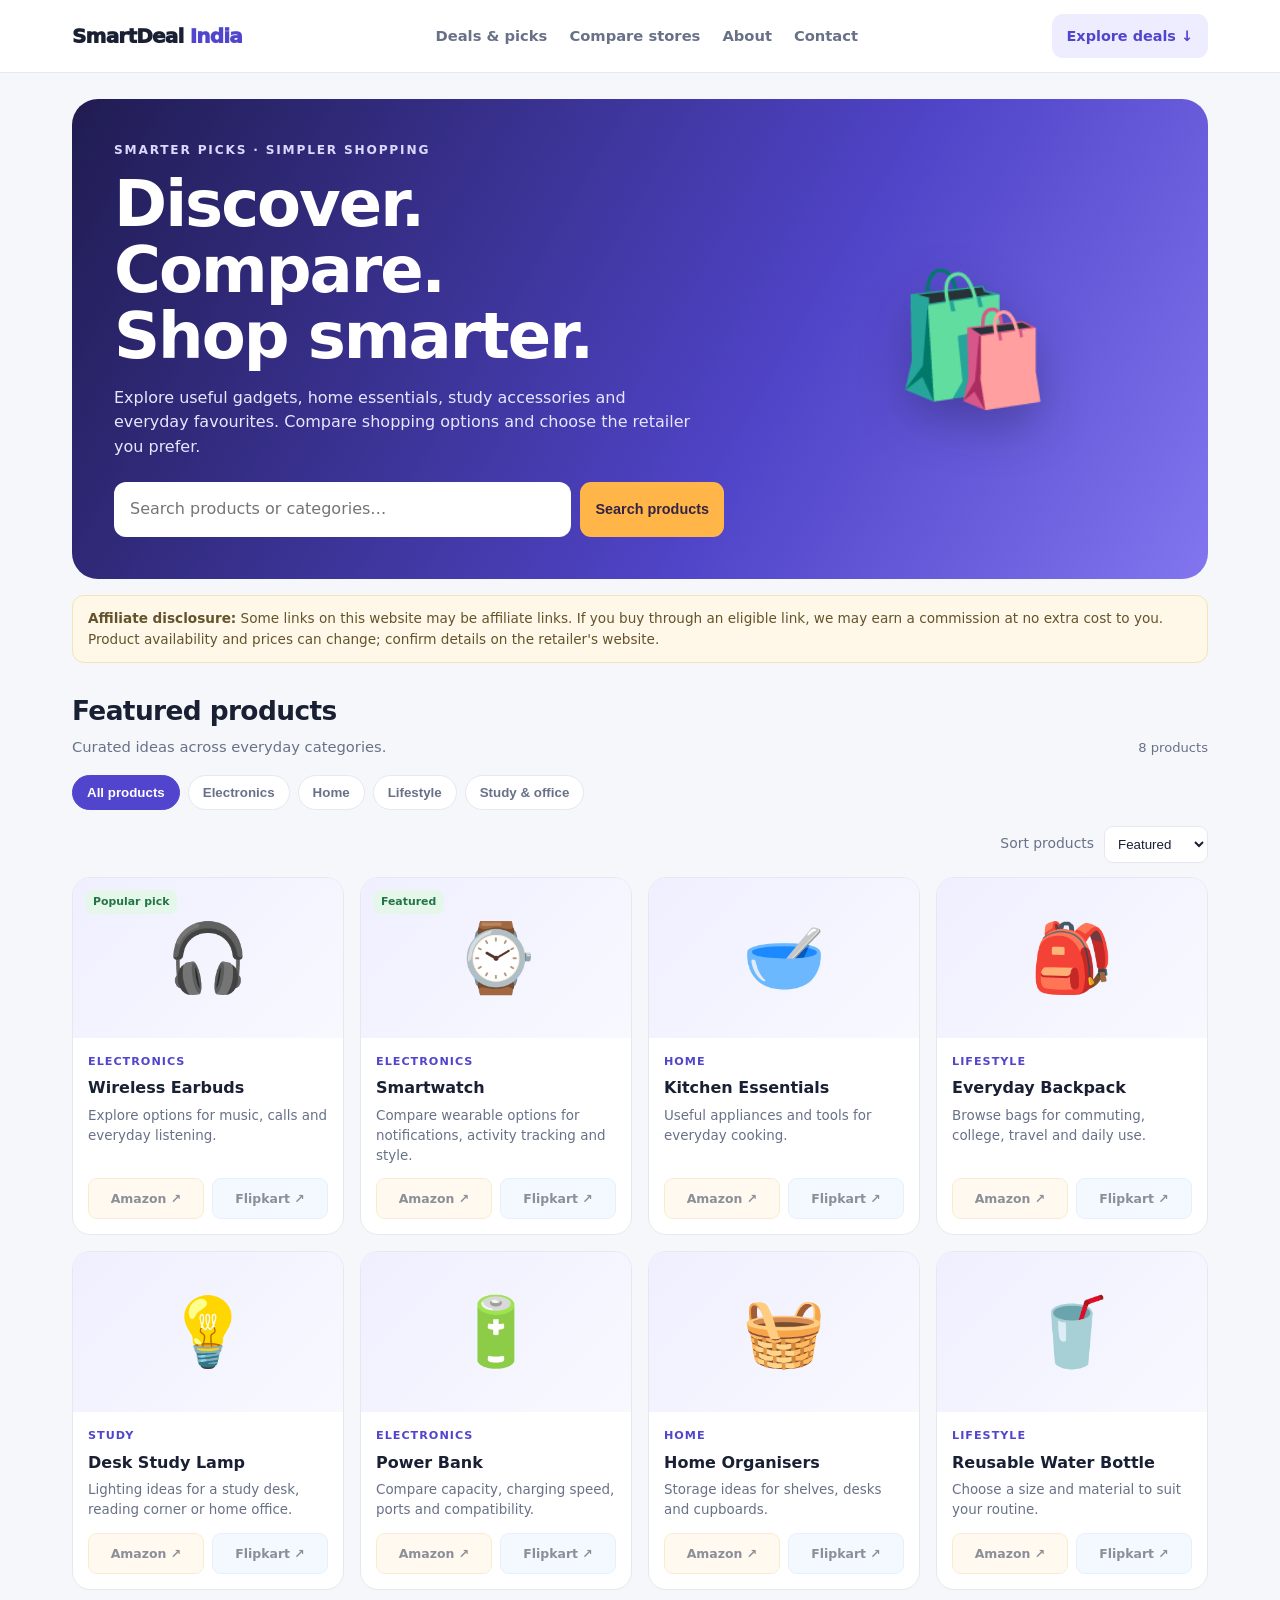
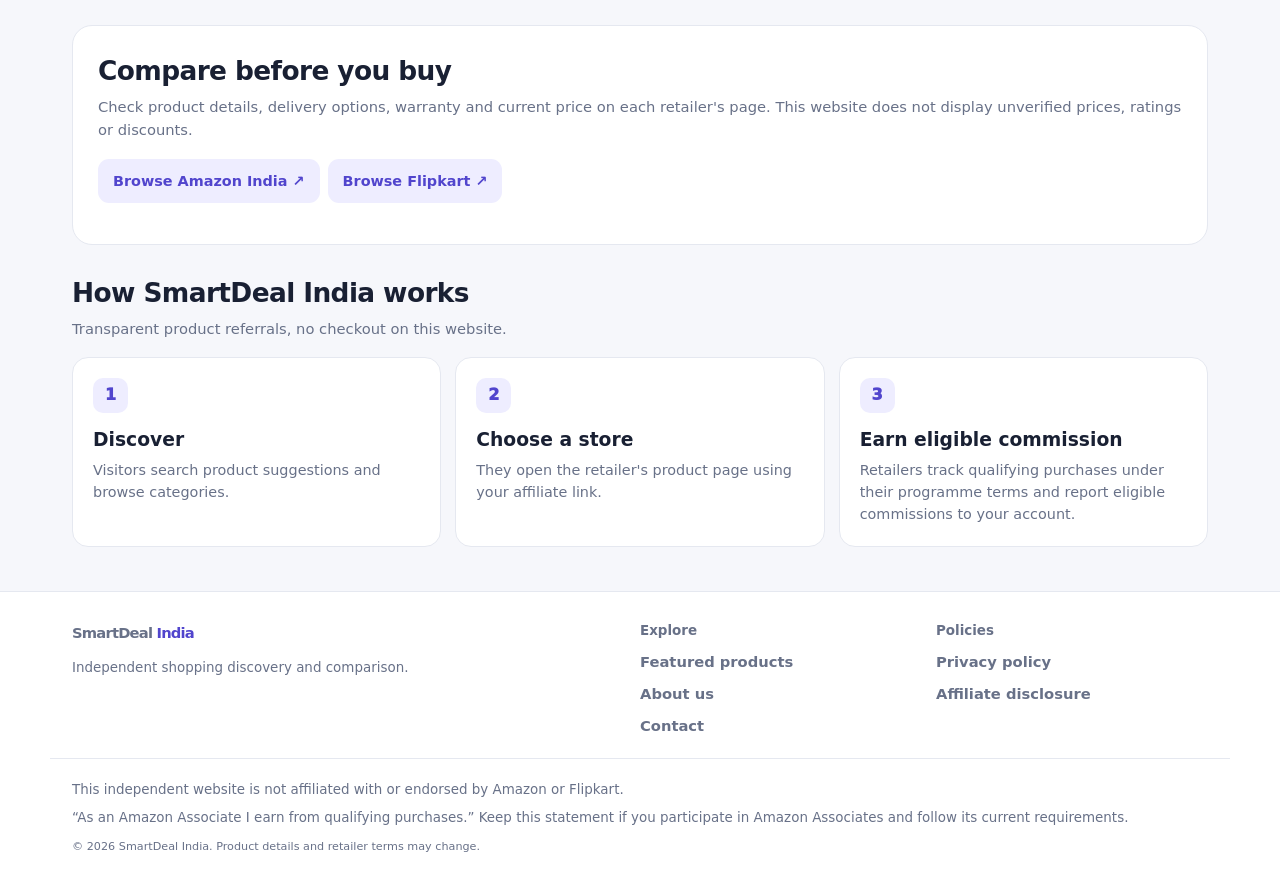
<file: index.html>
<!doctype html>
<html lang="en">
<head>
<meta charset="utf-8">
<meta name="viewport" content="width=device-width,initial-scale=1">
<meta name="theme-color" content="#5145cd">
<meta name="description" content="SmartDeal India helps you discover useful products and compare shopping links from Amazon India and Flipkart.">
<title>SmartDeal India | Discover. Compare. Shop.</title>
<link rel="icon" href="assets/favicon.svg" type="image/svg+xml">
<link rel="stylesheet" href="styles.css">
</head>
<body>
<header class="site-header"><div class="container nav">
<a class="brand" href="index.html" aria-label="SmartDeal India home">SmartDeal <span>India</span></a>
<button class="menu-toggle" id="menuToggle" aria-label="Toggle navigation" aria-expanded="false">☰</button>
<nav id="mainNav"><a href="index.html#deals">Deals & picks</a><a href="index.html#compare">Compare stores</a><a href="about.html">About</a><a href="contact.html">Contact</a></nav>
<a class="button button-soft nav-cta" href="index.html#deals">Explore deals ↓</a>
</div></header>
<main class="container">
<section class="hero">
<div><div class="eyebrow">Smarter picks · simpler shopping</div><h1>Discover. Compare.<br>Shop smarter.</h1>
<p>Explore useful gadgets, home essentials, study accessories and everyday favourites. Compare shopping options and choose the retailer you prefer.</p>
<form class="search" id="searchForm"><input id="search" type="search" placeholder="Search products or categories…" aria-label="Search products"><button class="button button-gold" type="submit">Search products</button></form>
</div><div class="hero-art" aria-hidden="true">🛍️</div>
</section>
<div class="disclosure"><strong>Affiliate disclosure:</strong> Some links on this website may be affiliate links. If you buy through an eligible link, we may earn a commission at no extra cost to you. Product availability and prices can change; confirm details on the retailer's website.</div>
<section id="deals">
<div class="section-heading"><div><h2>Featured products</h2><p>Curated ideas across everyday categories.</p></div><span class="muted small" id="count"></span></div>
<div class="filters" id="filters"><button class="filter active" data-cat="All">All products</button><button class="filter" data-cat="Electronics">Electronics</button><button class="filter" data-cat="Home">Home</button><button class="filter" data-cat="Lifestyle">Lifestyle</button><button class="filter" data-cat="Study">Study & office</button></div>
<div class="toolbar"><label for="sort">Sort products</label><select id="sort"><option value="featured">Featured</option><option value="name">Name A–Z</option></select></div>
<div class="product-grid" id="products" aria-live="polite"></div><div class="empty" id="empty">No matching products found. Try another search or category.</div>
</section>
<section class="compare-panel" id="compare"><h2>Compare before you buy</h2><p>Check product details, delivery options, warranty and current price on each retailer's page. This website does not display unverified prices, ratings or discounts.</p><div class="button-row"><a class="button button-soft" href="https://www.amazon.in/" target="_blank" rel="noopener noreferrer">Browse Amazon India ↗</a><a class="button button-soft" href="https://www.flipkart.com/" target="_blank" rel="noopener noreferrer">Browse Flipkart ↗</a></div></section>
<section id="how"><div class="section-heading"><div><h2>How SmartDeal India works</h2><p>Transparent product referrals, no checkout on this website.</p></div></div><div class="steps"><article class="step"><div class="step-number">1</div><h3>Discover</h3><p>Visitors search product suggestions and browse categories.</p></article><article class="step"><div class="step-number">2</div><h3>Choose a store</h3><p>They open the retailer's product page using your affiliate link.</p></article><article class="step"><div class="step-number">3</div><h3>Earn eligible commission</h3><p>Retailers track qualifying purchases under their programme terms and report eligible commissions to your account.</p></article></div></section>
</main>
<footer class="site-footer"><div class="container footer-grid"><div><a class="brand" href="index.html">SmartDeal <span>India</span></a><p>Independent shopping discovery and comparison.</p></div><div><strong>Explore</strong><a href="index.html#deals">Featured products</a><a href="about.html">About us</a><a href="contact.html">Contact</a></div><div><strong>Policies</strong><a href="privacy.html">Privacy policy</a><a href="disclosure.html">Affiliate disclosure</a></div></div><div class="container footer-bottom"><p>This independent website is not affiliated with or endorsed by Amazon or Flipkart.</p><p>“As an Amazon Associate I earn from qualifying purchases.” Keep this statement if you participate in Amazon Associates and follow its current requirements.</p><small>© <span id="year"></span> SmartDeal India. Product details and retailer terms may change.</small></div></footer>
<script src="products.js"></script><script src="app.js"></script>
</body></html>
</file>
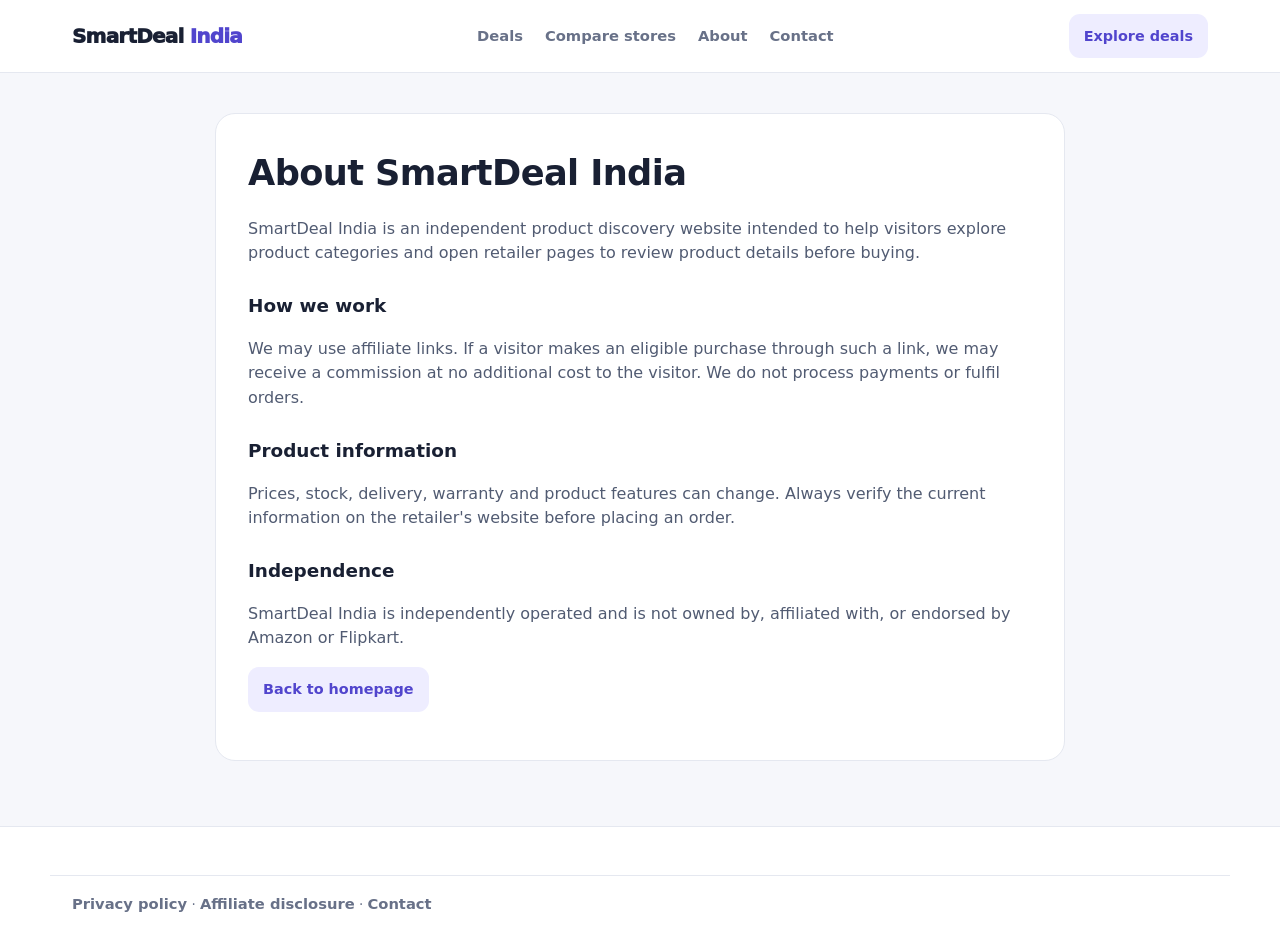
<file: about.html>
<!doctype html><html lang="en"><head><meta charset="utf-8"><meta name="viewport" content="width=device-width,initial-scale=1"><title>About | SmartDeal India</title><link rel="stylesheet" href="styles.css"></head><body><header class="site-header"><div class="container nav"><a class="brand" href="index.html">SmartDeal <span>India</span></a><nav id="mainNav"><a href="index.html#deals">Deals</a><a href="index.html#compare">Compare stores</a><a href="about.html">About</a><a href="contact.html">Contact</a></nav><a class="button button-soft nav-cta" href="index.html#deals">Explore deals</a></div></header><main class="container content"><h1>About SmartDeal India</h1><p>SmartDeal India is an independent product discovery website intended to help visitors explore product categories and open retailer pages to review product details before buying.</p><h2>How we work</h2><p>We may use affiliate links. If a visitor makes an eligible purchase through such a link, we may receive a commission at no additional cost to the visitor. We do not process payments or fulfil orders.</p><h2>Product information</h2><p>Prices, stock, delivery, warranty and product features can change. Always verify the current information on the retailer's website before placing an order.</p><h2>Independence</h2><p>SmartDeal India is independently operated and is not owned by, affiliated with, or endorsed by Amazon or Flipkart.</p><p><a class="button button-soft" href="index.html">Back to homepage</a></p></main><footer class="site-footer"><div class="container footer-bottom"><a href="privacy.html">Privacy policy</a> · <a href="disclosure.html">Affiliate disclosure</a> · <a href="contact.html">Contact</a></div></footer></body></html>
</file>
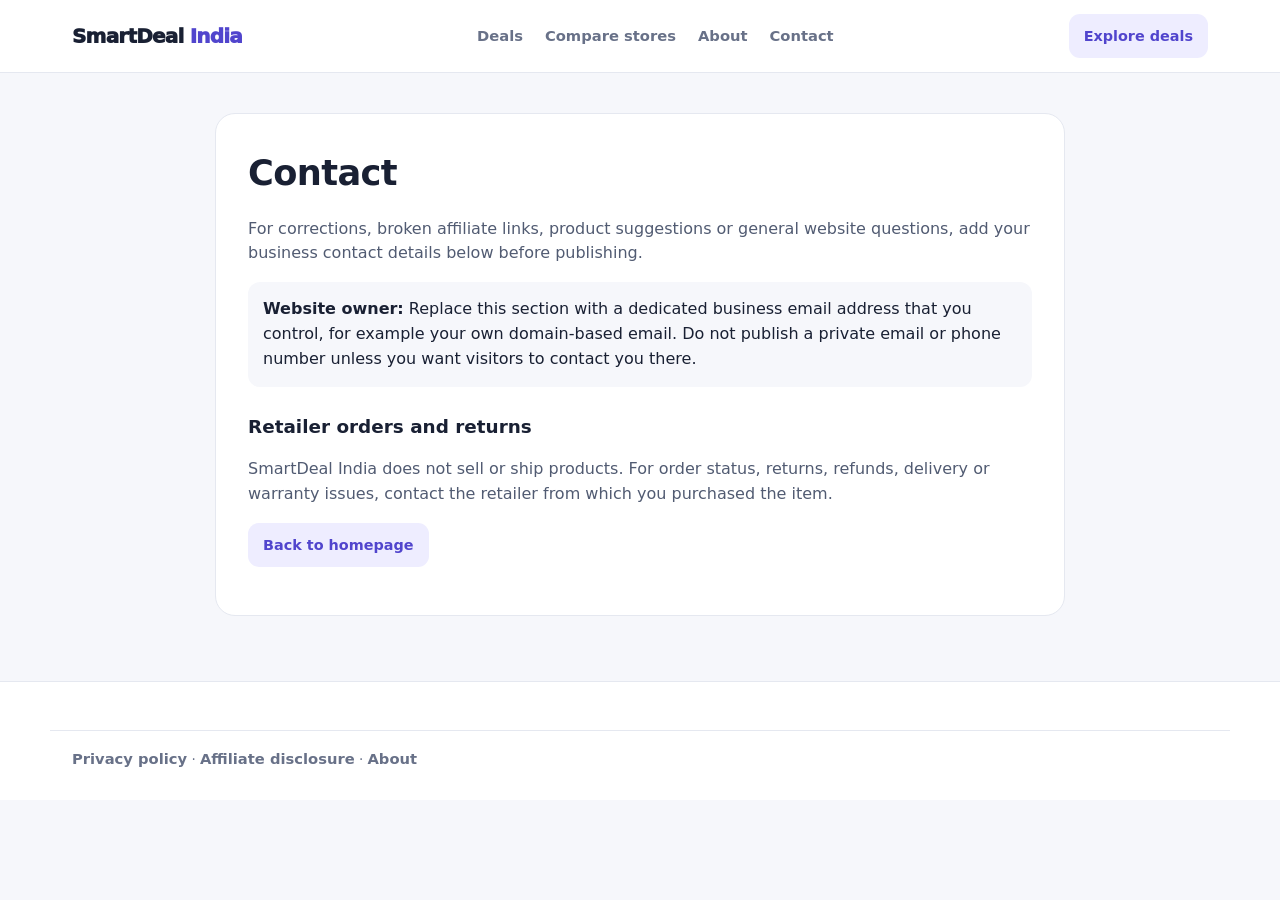
<file: contact.html>
<!doctype html><html lang="en"><head><meta charset="utf-8"><meta name="viewport" content="width=device-width,initial-scale=1"><title>Contact | SmartDeal India</title><link rel="stylesheet" href="styles.css"></head><body><header class="site-header"><div class="container nav"><a class="brand" href="index.html">SmartDeal <span>India</span></a><nav id="mainNav"><a href="index.html#deals">Deals</a><a href="index.html#compare">Compare stores</a><a href="about.html">About</a><a href="contact.html">Contact</a></nav><a class="button button-soft nav-cta" href="index.html#deals">Explore deals</a></div></header><main class="container content"><h1>Contact</h1><p>For corrections, broken affiliate links, product suggestions or general website questions, add your business contact details below before publishing.</p><div class="contact-note"><strong>Website owner:</strong> Replace this section with a dedicated business email address that you control, for example your own domain-based email. Do not publish a private email or phone number unless you want visitors to contact you there.</div><h2>Retailer orders and returns</h2><p>SmartDeal India does not sell or ship products. For order status, returns, refunds, delivery or warranty issues, contact the retailer from which you purchased the item.</p><p><a class="button button-soft" href="index.html">Back to homepage</a></p></main><footer class="site-footer"><div class="container footer-bottom"><a href="privacy.html">Privacy policy</a> · <a href="disclosure.html">Affiliate disclosure</a> · <a href="about.html">About</a></div></footer></body></html>
</file>
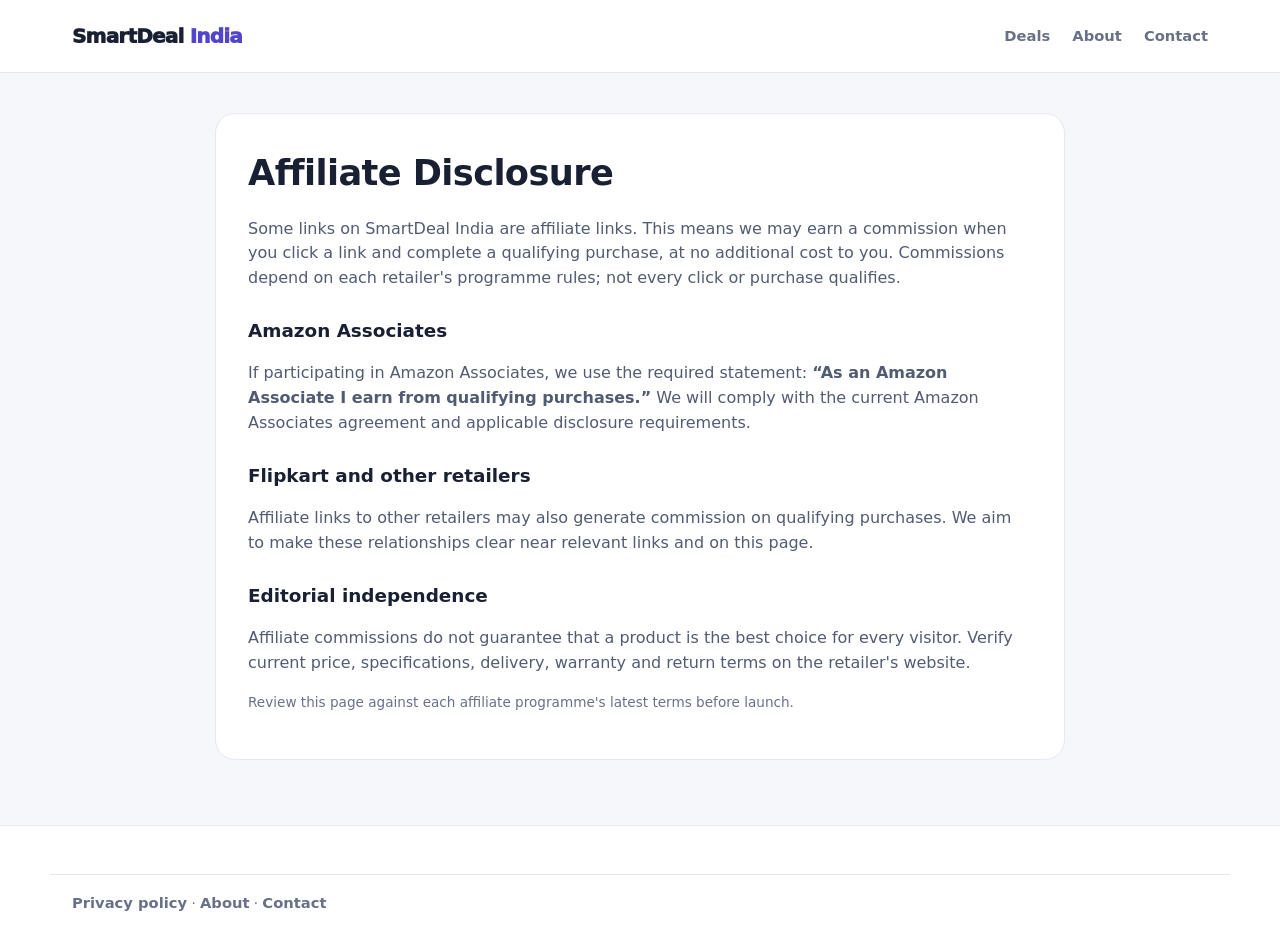
<file: disclosure.html>
<!doctype html><html lang="en"><head><meta charset="utf-8"><meta name="viewport" content="width=device-width,initial-scale=1"><title>Affiliate Disclosure | SmartDeal India</title><link rel="stylesheet" href="styles.css"></head><body><header class="site-header"><div class="container nav"><a class="brand" href="index.html">SmartDeal <span>India</span></a><nav id="mainNav"><a href="index.html#deals">Deals</a><a href="about.html">About</a><a href="contact.html">Contact</a></nav></div></header><main class="container content"><h1>Affiliate Disclosure</h1><p>Some links on SmartDeal India are affiliate links. This means we may earn a commission when you click a link and complete a qualifying purchase, at no additional cost to you. Commissions depend on each retailer's programme rules; not every click or purchase qualifies.</p><h2>Amazon Associates</h2><p>If participating in Amazon Associates, we use the required statement: <strong>“As an Amazon Associate I earn from qualifying purchases.”</strong> We will comply with the current Amazon Associates agreement and applicable disclosure requirements.</p><h2>Flipkart and other retailers</h2><p>Affiliate links to other retailers may also generate commission on qualifying purchases. We aim to make these relationships clear near relevant links and on this page.</p><h2>Editorial independence</h2><p>Affiliate commissions do not guarantee that a product is the best choice for every visitor. Verify current price, specifications, delivery, warranty and return terms on the retailer's website.</p><p class="updated">Review this page against each affiliate programme's latest terms before launch.</p></main><footer class="site-footer"><div class="container footer-bottom"><a href="privacy.html">Privacy policy</a> · <a href="about.html">About</a> · <a href="contact.html">Contact</a></div></footer></body></html>
</file>
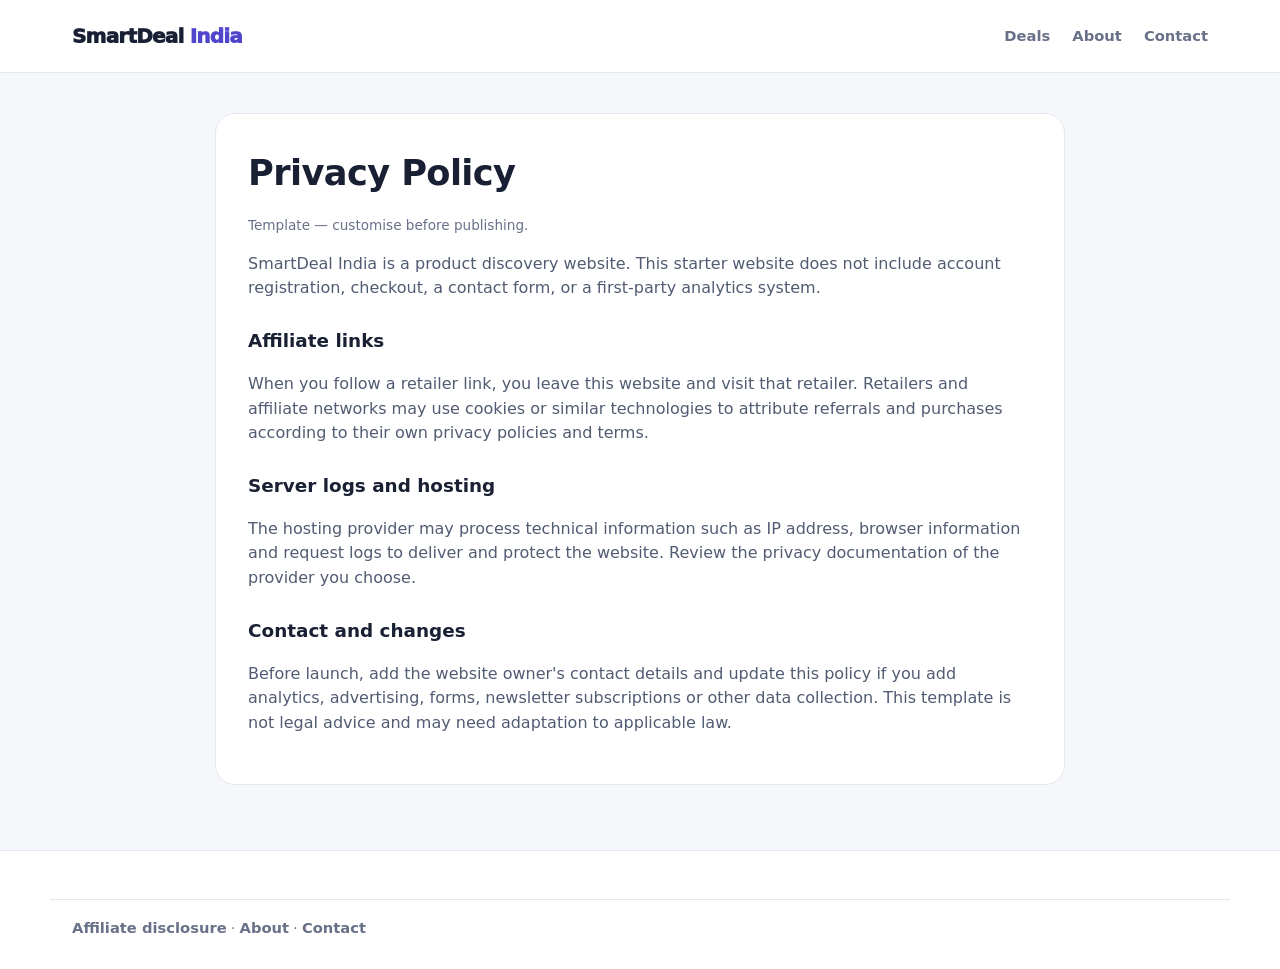
<file: privacy.html>
<!doctype html><html lang="en"><head><meta charset="utf-8"><meta name="viewport" content="width=device-width,initial-scale=1"><title>Privacy Policy | SmartDeal India</title><link rel="stylesheet" href="styles.css"></head><body><header class="site-header"><div class="container nav"><a class="brand" href="index.html">SmartDeal <span>India</span></a><nav id="mainNav"><a href="index.html#deals">Deals</a><a href="about.html">About</a><a href="contact.html">Contact</a></nav></div></header><main class="container content"><h1>Privacy Policy</h1><p class="updated">Template — customise before publishing.</p><p>SmartDeal India is a product discovery website. This starter website does not include account registration, checkout, a contact form, or a first-party analytics system.</p><h2>Affiliate links</h2><p>When you follow a retailer link, you leave this website and visit that retailer. Retailers and affiliate networks may use cookies or similar technologies to attribute referrals and purchases according to their own privacy policies and terms.</p><h2>Server logs and hosting</h2><p>The hosting provider may process technical information such as IP address, browser information and request logs to deliver and protect the website. Review the privacy documentation of the provider you choose.</p><h2>Contact and changes</h2><p>Before launch, add the website owner's contact details and update this policy if you add analytics, advertising, forms, newsletter subscriptions or other data collection. This template is not legal advice and may need adaptation to applicable law.</p></main><footer class="site-footer"><div class="container footer-bottom"><a href="disclosure.html">Affiliate disclosure</a> · <a href="about.html">About</a> · <a href="contact.html">Contact</a></div></footer></body></html>
</file>
<file: styles.css>
*{box-sizing:border-box}html{scroll-behavior:smooth}body{margin:0;background:#f6f7fb;color:#192033;font:16px/1.55 Inter,system-ui,-apple-system,Segoe UI,Roboto,Arial,sans-serif}a{color:inherit}.container{max-width:1180px;margin:auto;padding:0 22px}.site-header{background:#fff;border-bottom:1px solid #e5e8f0;position:sticky;top:0;z-index:10}.nav{height:72px;display:flex;align-items:center;justify-content:space-between;gap:20px}.brand{font-weight:950;letter-spacing:-.8px;font-size:1.25rem;text-decoration:none;color:#192033}.brand span{color:#5145cd}nav{display:flex;gap:22px}nav a,.site-footer a{color:#687188;text-decoration:none;font-weight:700;font-size:.92rem}nav a:hover,.site-footer a:hover{color:#5145cd}.button{display:inline-flex;align-items:center;justify-content:center;border:0;border-radius:11px;padding:11px 15px;font-weight:800;text-decoration:none;cursor:pointer;font-size:.9rem}.button-soft{background:#eeedff;color:#5145cd}.button-gold{background:#ffb547;color:#332445}.menu-toggle{display:none;background:white;border:1px solid #e5e8f0;border-radius:9px;padding:7px 10px;font-size:1.2rem}.hero{margin:26px auto 0;background:linear-gradient(120deg,#201c51,#5044c8 62%,#8275ef);color:white;border-radius:26px;padding:42px;display:grid;grid-template-columns:1.25fr .75fr;align-items:center;gap:24px;overflow:hidden}.eyebrow{text-transform:uppercase;letter-spacing:1.8px;font-weight:850;font-size:.76rem;color:#dcd8ff}.hero h1{font-size:clamp(2.3rem,5vw,4rem);letter-spacing:-2px;line-height:1.03;margin:12px 0}.hero p{color:#e8e6ff;max-width:590px}.hero-art{font-size:8rem;text-align:center;filter:drop-shadow(0 18px 24px #16123d55)}.search{display:flex;gap:9px;max-width:610px;margin-top:22px}.search input{flex:1;min-width:0;border:0;border-radius:12px;padding:15px 16px;font:inherit;outline:none}.disclosure{margin:16px 0 28px;background:#fff8e8;border:1px solid #f3e3b7;border-radius:12px;padding:12px 15px;color:#64532b;font-size:.85rem}.section-heading{display:flex;align-items:end;justify-content:space-between;gap:16px;margin:28px 0 16px}.section-heading h2,.compare-panel h2,.content h1{font-size:1.65rem;letter-spacing:-.6px;margin:0}.section-heading p,.compare-panel p{margin:4px 0 0;color:#687188;font-size:.92rem}.filters,.button-row{display:flex;gap:8px;flex-wrap:wrap;margin-bottom:16px}.filter{background:#fff;border:1px solid #e5e8f0;border-radius:999px;padding:9px 14px;color:#687188;font-weight:750;cursor:pointer}.filter.active{background:#5145cd;border-color:#5145cd;color:#fff}.toolbar{display:flex;justify-content:flex-end;align-items:center;gap:10px;margin-bottom:14px;color:#687188;font-size:.87rem}select{border:1px solid #e5e8f0;background:white;border-radius:9px;padding:9px;color:#192033}.product-grid{display:grid;grid-template-columns:repeat(4,minmax(0,1fr));gap:16px}.product{background:#fff;border:1px solid #e5e8f0;border-radius:18px;overflow:hidden;display:flex;flex-direction:column;min-width:0;transition:transform .15s,box-shadow .15s}.product:hover{transform:translateY(-3px);box-shadow:0 14px 28px #1820440c}.product-pic{height:160px;display:grid;place-items:center;background:linear-gradient(135deg,#f0efff,#f8f9ff);font-size:4.2rem;position:relative}.pill{position:absolute;top:12px;left:12px;background:#e5f7eb;color:#237447;border-radius:7px;padding:4px 8px;font-size:.68rem;font-weight:900}.product-body{padding:15px;display:flex;flex-direction:column;flex:1}.category{color:#5145cd;font-size:.7rem;font-weight:900;letter-spacing:1px;text-transform:uppercase}.product h3{font-size:1rem;line-height:1.35;margin:7px 0}.desc{font-size:.84rem;color:#687188;line-height:1.5;margin:0 0 12px;flex:1}.stores{display:grid;grid-template-columns:1fr 1fr;gap:8px}.store{padding:10px 5px;border-radius:9px;text-align:center;text-decoration:none;font-size:.78rem;font-weight:900;border:1px solid #e5e8f0}.amazon{background:#fff4e2;border-color:#f2d7a6}.flipkart{background:#eaf2ff;border-color:#cbdfff}.store.disabled{opacity:.5;cursor:not-allowed}.empty{display:none;text-align:center;background:#fff;border:1px solid #e5e8f0;border-radius:15px;padding:28px;color:#687188}.compare-panel{margin-top:35px;background:#fff;border:1px solid #e5e8f0;border-radius:20px;padding:25px}.compare-panel p{margin-bottom:17px}.steps{display:grid;grid-template-columns:repeat(3,1fr);gap:14px}.step{background:#fff;border:1px solid #e5e8f0;border-radius:16px;padding:20px}.step-number{width:35px;height:35px;border-radius:10px;background:#eeedff;color:#5145cd;display:grid;place-items:center;font-weight:950}.step h3{margin:12px 0 5px}.step p{margin:0;color:#687188;font-size:.9rem}.site-footer{margin-top:44px;background:#fff;border-top:1px solid #e5e8f0;padding:28px 0;color:#687188;font-size:.84rem;line-height:1.7}.footer-grid{display:grid;grid-template-columns:2fr 1fr 1fr;gap:24px}.footer-grid>div{display:flex;flex-direction:column;align-items:flex-start;gap:7px}.footer-grid p{margin:5px 0}.footer-bottom{border-top:1px solid #e5e8f0;margin-top:20px;padding-top:15px}.footer-bottom p{margin:5px 0}.small{font-size:.82rem}.muted{color:#687188}.content{max-width:850px;margin:40px auto 65px;background:white;border:1px solid #e5e8f0;border-radius:20px;padding:32px}.content h1{font-size:2.2rem;margin-bottom:14px}.content h2{font-size:1.15rem;margin-top:26px}.content p,.content li{color:#515b72}.content .updated{font-size:.85rem;color:#687188}.contact-note{background:#f6f7fb;padding:15px;border-radius:12px}
@media(max-width:900px){.product-grid{grid-template-columns:repeat(2,minmax(0,1fr))}.hero{padding:30px}.hero-art{font-size:6rem}}
@media(max-width:620px){.container{padding:0 14px}.nav{height:auto;min-height:66px;flex-wrap:wrap;padding-top:12px;padding-bottom:12px}.menu-toggle{display:block;margin-left:auto}nav{display:none;order:4;width:100%;justify-content:space-between;gap:8px;padding:8px 0}nav.open{display:flex}nav a{font-size:.82rem}.nav-cta{display:none}.hero{grid-template-columns:1fr;padding:25px;margin-top:16px}.hero-art{display:none}.search{flex-direction:column}.search .button{padding:13px}.product-grid{gap:10px}.product-pic{height:120px;font-size:3.2rem}.product-body{padding:11px}.stores{grid-template-columns:1fr}.section-heading{align-items:start;flex-direction:column}.steps{grid-template-columns:1fr}.compare-panel{padding:18px}.footer-grid{grid-template-columns:1fr 1fr}.footer-grid>div:first-child{grid-column:1/-1}.content{padding:22px;margin:22px auto 40px}.content h1{font-size:1.8rem}}
</file>
